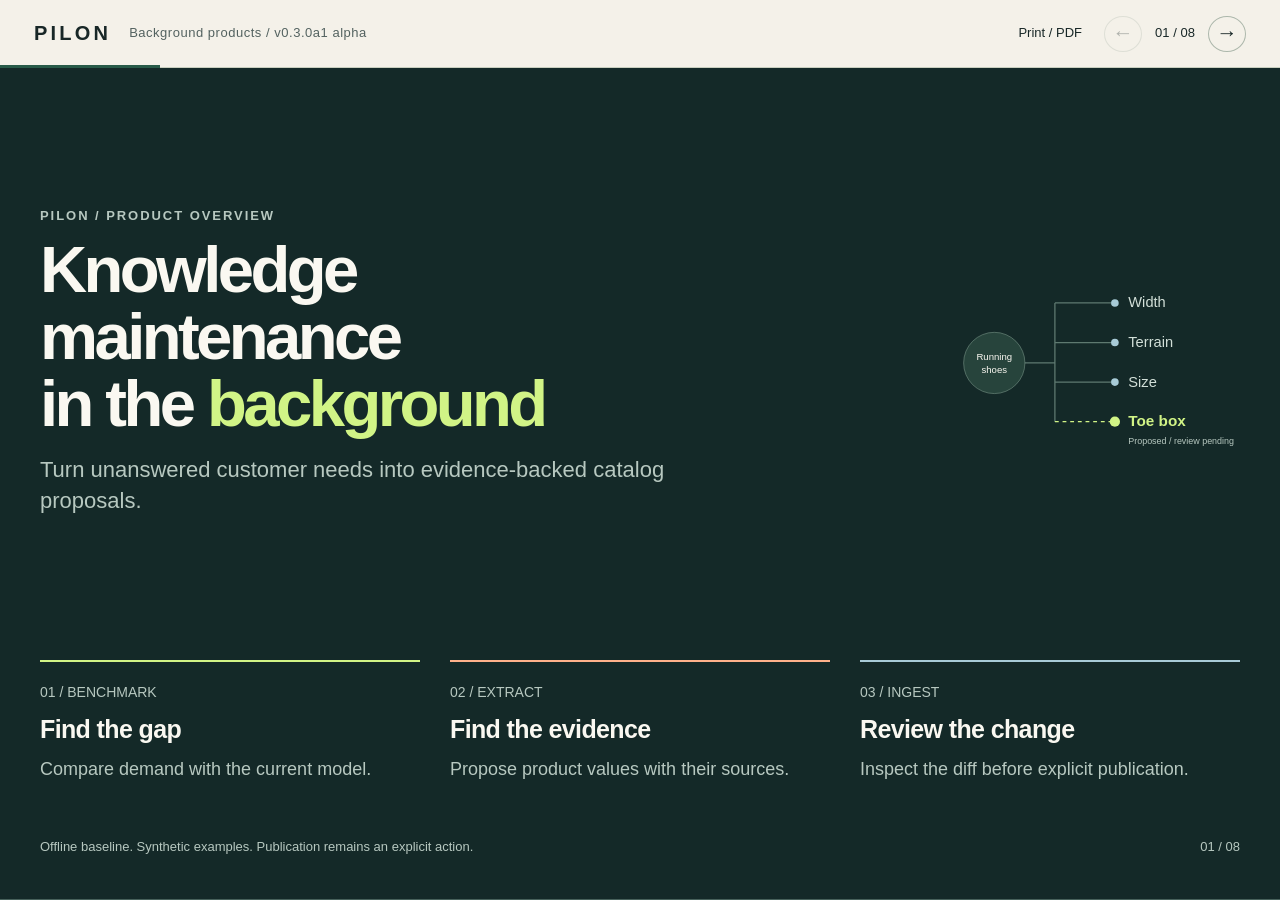
<file: docs/presentation.html>
<!doctype html>
<html lang="en">
<head>
  <meta charset="utf-8">
  <meta name="viewport" content="width=device-width, initial-scale=1">
  <meta name="description" content="PILON: Benchmark, Extract and Ingest. An offline presentation of the local background loop, its synthetic running-shoe example and its alpha boundaries.">
  <meta name="color-scheme" content="light dark">
  <meta http-equiv="Content-Security-Policy" content="default-src 'none'; style-src 'unsafe-inline'; script-src 'unsafe-inline'; img-src data:; connect-src 'none'; font-src 'none'; base-uri 'none'; form-action 'none'">
  <title>PILON — Knowledge maintenance in the background</title>
  <style>
    :root { --ink:#182727; --paper:#f4f1e9; --muted:#536260; --line:#c8cfbf; --lime:#d1f486; --green:#285b49; --peach:#ffb18b; --blue:#a8cbd7; --dark:#142928; --white:#faf8f1; }
    * { box-sizing:border-box; }
    html { scroll-behavior:smooth; background:var(--paper); }
    body { margin:0; color:var(--ink); font-family:"Segoe UI",Arial,sans-serif; line-height:1.45; }
    button, a { -webkit-tap-highlight-color:transparent; }
    a { color:inherit; text-underline-offset:4px; }
    button { font:inherit; }
    button:focus-visible, a:focus-visible { outline:3px solid #518bde; outline-offset:5px; }
    .skip { position:absolute; top:-80px; left:24px; z-index:10; background:var(--white); padding:12px 18px; }
    .skip:focus { top:12px; }
    .toolbar { height:68px; padding:0 34px; display:flex; align-items:center; justify-content:space-between; gap:18px; background:var(--paper); border-bottom:1px solid var(--line); position:sticky; top:0; z-index:5; }
    .brand { font-size:20px; font-weight:850; letter-spacing:.16em; text-decoration:none; }
    .toolbar-note { margin-right:auto; color:var(--muted); font-size:13px; letter-spacing:.04em; }
    .controls { display:none; align-items:center; gap:12px; }
    .enhanced .controls { display:flex; }
    .controls button { width:38px; height:36px; border:1px solid #adb8ac; border-radius:50%; background:transparent; cursor:pointer; font-size:21px; color:var(--ink); }
    .controls button:hover:not(:disabled) { background:var(--lime); }
    .controls button:disabled { opacity:.3; cursor:default; }
    .controls .print { width:auto; border-radius:0; border:0; font-size:13px; padding:0 10px; }
    .counter { min-width:42px; font-size:13px; font-variant-numeric:tabular-nums; text-align:center; }
    .progress { display:none; position:absolute; bottom:-1px; left:0; width:100%; height:3px; background:transparent; }
    .enhanced .progress { display:block; }
    .progress span { display:block; height:100%; width:12.5%; background:var(--green); transition:width .2s ease; }
    main:focus { outline:none; }
    .slide { min-height:calc(100svh - 68px); padding:42px max(40px, calc((100vw - 1280px)/2)); display:flex; flex-direction:column; gap:24px; border-bottom:1px solid var(--line); overflow-wrap:break-word; }
    .slide[hidden] { display:none; }
    .slide.dark { background:var(--dark); color:var(--white); --muted:#b7c8c0; --line:#47615b; }
    .slide.sage { background:#e9edde; }
    .eyebrow { font-size:13px; text-transform:uppercase; letter-spacing:.15em; font-weight:650; color:var(--muted); margin:0 0 10px; }
    h1,h2,h3,p { margin:0; }
    h1 { font-size:clamp(46px,5.1vw,76px); line-height:1.03; font-weight:650; letter-spacing:-.055em; max-width:800px; }
    h2 { font-size:clamp(34px,3.65vw,54px); line-height:1.08; font-weight:650; letter-spacing:-.04em; max-width:1050px; }
    h3 { font-size:25px; line-height:1.18; letter-spacing:-.025em; font-weight:650; }
    .lede { font-size:22px; color:var(--muted); max-width:880px; margin-top:16px; line-height:1.45; }
    .body { font-size:19px; color:var(--muted); }
    .small { font-size:15px; color:var(--muted); }
    .split { display:grid; grid-template-columns:1fr 1fr; gap:48px; align-items:center; }
    .split.wide-left { grid-template-columns:1.2fr 1fr; }
    .accent { color:var(--green); }
    .dark .accent { color:var(--lime); }
    .rule { border-top:1px solid var(--line); padding-top:19px; }
    .foot { display:flex; justify-content:space-between; gap:24px; font-size:13px; color:var(--muted); margin-top:auto; padding-top:16px; }
    .foot span:last-child { white-space:nowrap; }
    .mono, code { font-family:Consolas,"Courier New",monospace; }
    code { font-size:.9em; }
    .big-quote { font-size:clamp(24px,2.6vw,38px); line-height:1.25; letter-spacing:-.025em; border-left:4px solid var(--green); padding-left:20px; }
    .legend { display:flex; flex-wrap:wrap; gap:12px 28px; font-size:15px; color:var(--muted); }
    .dot { display:inline-block; width:10px; height:10px; border-radius:50%; background:currentColor; margin-right:7px; }
    .steps { display:grid; grid-template-columns:repeat(3,1fr); gap:30px; }
    .step { padding-top:20px; border-top:2px solid var(--line); }
    .step .number { color:var(--muted); font-size:14px; display:block; margin-bottom:12px; }
    .step p { font-size:18px; color:var(--muted); margin-top:12px; }
    .cover { gap:40px; }
    .cover .split { flex:1; }
    .cover .steps { margin-top:6px; }
    .cover .step:nth-child(1) { border-color:var(--lime); }
    .cover .step:nth-child(2) { border-color:var(--peach); }
    .cover .step:nth-child(3) { border-color:var(--blue); }
    figure { margin:0; }
    svg { display:block; width:100%; height:auto; font-family:inherit; }
    .cover-art { max-width:470px; justify-self:end; }
    .product-pair { display:grid; grid-template-columns:1fr 1fr; gap:30px; }
    .product { border-top:1px solid var(--line); padding-top:16px; }
    .product-head { display:flex; align-items:baseline; justify-content:space-between; gap:12px; }
    .product-head span { font-size:13px; color:var(--muted); }
    .shoe { max-height:180px; margin:8px auto 12px; }
    dl { margin:0; }
    .spec { display:flex; justify-content:space-between; gap:14px; padding:10px 0; border-top:1px solid var(--line); font-size:18px; }
    .spec dt { color:var(--muted); }
    .spec dd { margin:0; font-weight:650; }
    .spec.highlight { background:#d1f48666; padding:10px; margin:0 -10px; }
    .annotation { padding-left:20px; border-left:3px solid var(--line); }
    .annotation p + p { margin-top:16px; }
    .candidate { background:var(--dark); color:var(--white); padding:28px 34px; }
    .candidate .eyebrow, .candidate .small { color:#b7c8c0; }
    .candidate h3 { font-size:36px; margin-bottom:14px; }
    .candidate dl { display:grid; grid-template-columns:auto 1fr; gap:12px 18px; font-size:17px; }
    .candidate dt { color:#b7c8c0; }
    .candidate dd { margin:0; }
    .gap-list { display:grid; grid-template-columns:repeat(4,1fr); gap:24px; }
    .gap-list h3 { font-size:19px; margin-bottom:7px; }
    .gap-list p { font-size:16px; color:var(--muted); }
    .source-quote { background:#213d37; border-left:4px solid var(--lime); padding:24px 28px; margin:22px 0; }
    .source-quote blockquote { font-family:Consolas,"Courier New",monospace; font-size:30px; margin:8px 0 14px; color:var(--lime); }
    .evidence-list { list-style:none; padding:0; margin:0; }
    .evidence-list li { display:grid; grid-template-columns:110px 1fr; gap:14px; padding:12px 0; border-top:1px solid var(--line); font-size:17px; }
    .evidence-list span { color:var(--muted); }
    .routing { background:#1a3330; padding:22px; }
    .diff { width:100%; border-collapse:collapse; font-size:18px; }
    .diff th { font-size:13px; text-transform:uppercase; letter-spacing:.08em; text-align:left; color:var(--muted); padding:0 18px 14px 0; }
    .diff td { padding:17px 20px 17px 0; border-top:1px solid var(--line); vertical-align:top; }
    .diff th:first-child { width:23%; }
    .diff th:nth-child(2) { width:29%; }
    .diff .added { color:var(--green); font-weight:650; }
    .review-line { display:flex; gap:22px; align-items:center; padding:20px 24px; background:#e6ebda; }
    .review-line strong { min-width:150px; }
    .flow-figure { flex:1; display:flex; flex-direction:column; justify-content:center; }
    .flow-figure svg { max-height:350px; }
    .data-notes { display:grid; grid-template-columns:repeat(3,1fr); gap:32px; }
    .data-notes p { font-size:17px; color:var(--muted); margin-top:8px; }
    .data-notes h3 { font-size:20px; }
    .value-table { width:100%; border-collapse:collapse; table-layout:fixed; text-align:left; }
    .value-table td { border-top:1px solid var(--line); padding:21px 24px 21px 0; font-size:18px; vertical-align:top; }
    .value-table th { font-size:13px; text-transform:uppercase; letter-spacing:.08em; color:var(--muted); padding:12px 24px 12px 0; font-weight:400; }
    .value-table strong { font-size:22px; display:block; margin-bottom:8px; }
    .value-table .metric { color:var(--green); }
    .value-table p { color:var(--muted); }
    .new-source { display:grid; grid-template-columns:1fr auto 1fr; gap:26px; align-items:center; }
    .new-source .arrow { font-size:34px; color:var(--green); }
    .new-source h3 { font-size:20px; margin-bottom:9px; }
    .new-source p { font-size:18px; }
    .maturity { display:grid; grid-template-columns:repeat(3,1fr); gap:30px; }
    .maturity > div { border-top:2px solid var(--line); padding-top:18px; }
    .maturity > div:first-child { border-color:var(--lime); }
    .maturity > div:nth-child(2) { border-color:var(--blue); }
    .maturity > div:nth-child(3) { border-color:var(--peach); }
    .maturity ul { padding-left:20px; margin:15px 0 0; font-size:18px; color:var(--muted); }
    .maturity li { padding:0 0 8px 2px; }
    .terminal { display:grid; grid-template-columns:1fr 1fr; gap:30px; padding:22px 0; border-top:1px solid var(--line); border-bottom:1px solid var(--line); }
    .terminal code { display:block; margin-top:8px; color:var(--lime); font-size:20px; }
    .end-links { display:flex; gap:28px; flex-wrap:wrap; font-size:15px; }
    .sr-only { position:absolute; width:1px; height:1px; padding:0; margin:-1px; overflow:hidden; clip:rect(0,0,0,0); white-space:nowrap; border:0; }
    @media (min-width:1500px) { .slide { padding-top:56px; padding-bottom:48px; gap:34px; } .cover-art { max-width:510px; } }
    @media (max-width:1050px) { .slide { padding:32px; gap:24px; } .split { gap:28px; } .lede { font-size:20px; } .body { font-size:18px; } .gap-list { gap:18px; } .foot { font-size:12px; } .terminal code { font-size:17px; } }
    @media (max-width:760px) {
      .toolbar { padding:0 18px; height:60px; gap:10px; }
      .brand { font-size:17px; } .toolbar-note { display:none; } .controls { gap:8px; } .controls .print { display:none; }
      .slide { min-height:calc(100svh - 60px); padding:28px 22px; gap:28px; }
      h1 { font-size:47px; } h2 { font-size:36px; } h3 { font-size:23px; }
      .split, .split.wide-left { grid-template-columns:1fr; gap:28px; }
      .cover-art { width:100%; max-width:380px; justify-self:center; }
      .cover .split { flex:initial; } .cover .steps { margin-top:0; }
      .steps { gap:18px; } .step h3 { font-size:21px; } .step p { font-size:16px; }
      .product-pair { gap:22px; } .product-head { display:block; } .product-head h3 { font-size:22px; }
      .spec { font-size:16px; } .shoe { max-height:160px; }
      .gap-list, .data-notes { grid-template-columns:1fr 1fr; }
      .candidate { padding:24px; } .candidate dl { font-size:15px; }
      .diff { font-size:15px; } .diff td { padding:14px 12px 14px 0; } .diff th { font-size:11px; }
      .review-line { display:block; } .review-line strong { display:block; margin-bottom:8px; }
      .flow-figure { overflow-x:auto; } .flow-figure svg { width:850px; max-width:none; max-height:none; }
      .value-table td { font-size:15px; padding-right:14px; } .value-table strong { font-size:18px; }
      .new-source { grid-template-columns:1fr; gap:18px; } .new-source .arrow { transform:rotate(90deg); justify-self:start; }
      .maturity { grid-template-columns:1fr; gap:22px; } .maturity ul { margin-top:10px; }
      .terminal { grid-template-columns:1fr; gap:20px; } .terminal code { font-size:17px; }
      .foot { align-items:end; font-size:12px; gap:14px; }
    }
    @media (prefers-reduced-motion:reduce) { html { scroll-behavior:auto; } .progress span { transition:none; } }
    @media print {
      @page { size:A4 landscape; margin:0; }
      html, body { width:297mm; background:var(--paper); print-color-adjust:exact; -webkit-print-color-adjust:exact; }
      .toolbar, .skip, .sr-only { display:none!important; }
      .slide, .slide[hidden] { display:flex!important; width:297mm; height:210mm; min-height:0; padding:14mm 17mm; gap:4mm; break-after:page; page-break-after:always; border:0; }
      .slide:last-child { break-after:auto; page-break-after:auto; }
      h1 { font-size:48px; } h2 { font-size:38px; } h3 { font-size:23px; } .lede { font-size:19px; }
      .body, .diff, .step p, .maturity ul { font-size:16px; } .small { font-size:13px; }
      .split { gap:30px; } .cover-art { max-width:370px; } .shoe { max-height:150px; }
      .flow-figure svg { width:100%; max-height:300px; } .value-table td { font-size:16px; padding-top:14px; padding-bottom:14px; }
      .diff td { padding-top:11px; padding-bottom:11px; }
      .foot { font-size:11px; } .terminal code { font-size:17px; } .terminal { padding:17px 0; }
    }
  </style>
</head>
<body>
  <a class="skip" href="#presentation">Skip to presentation</a>
  <header class="toolbar">
    <a class="brand" href="#slide-1" aria-label="PILON, first slide">PILON</a>
    <span class="toolbar-note">Background products / v0.3.0a1 alpha</span>
    <nav class="controls" aria-label="Slide controls">
      <button class="print" type="button" id="print">Print / PDF</button>
      <button type="button" id="previous" aria-label="Previous slide">&#8592;</button>
      <span class="counter" id="counter" aria-hidden="true">01 / 08</span>
      <button type="button" id="next" aria-label="Next slide">&#8594;</button>
    </nav>
    <div class="progress" aria-hidden="true"><span id="progress"></span></div>
  </header>
  <p class="sr-only" aria-live="polite" aria-atomic="true" id="announcement"></p>
  <main id="presentation" tabindex="-1">

    <section class="slide dark cover" id="slide-1" aria-labelledby="title-1">
      <div class="split wide-left">
        <div>
          <p class="eyebrow">PILON / product overview</p>
          <h1 id="title-1">Knowledge maintenance<br>in the <span class="accent">background</span></h1>
          <p class="lede">Turn unanswered customer needs into evidence-backed catalog proposals.</p>
        </div>
        <figure class="cover-art">
          <svg viewBox="0 0 470 330" role="img" aria-labelledby="cover-title cover-desc">
            <title id="cover-title">An evolving catalog model</title>
            <desc id="cover-desc">The current running-shoe model contains Width, Terrain and Size. A dashed Toe box branch shows a proposed addition awaiting review.</desc>
            <path d="M85 166H180M180 72V258M180 72H268M180 134H268M180 196H268" fill="none" stroke="#5e7970" stroke-width="2"/>
            <path d="M180 258H268" fill="none" stroke="#d1f486" stroke-width="2" stroke-dasharray="6 6"/>
            <circle cx="85" cy="166" r="48" fill="#27443c" stroke="#708c80"/>
            <text x="85" y="161" text-anchor="middle" fill="#faf8f1" font-size="15">Running</text><text x="85" y="182" text-anchor="middle" fill="#faf8f1" font-size="15">shoes</text>
            <circle cx="274" cy="72" r="6" fill="#a8cbd7"/><circle cx="274" cy="134" r="6" fill="#a8cbd7"/><circle cx="274" cy="196" r="6" fill="#a8cbd7"/>
            <text x="295" y="79" fill="#d2dfd8" font-size="23">Width</text><text x="295" y="141" fill="#d2dfd8" font-size="23">Terrain</text><text x="295" y="203" fill="#d2dfd8" font-size="23">Size</text>
            <circle cx="274" cy="258" r="8" fill="#d1f486"/><text x="295" y="265" fill="#d1f486" font-size="24" font-weight="650">Toe box</text>
            <text x="295" y="293" fill="#b7c8c0" font-size="14">Proposed / review pending</text>
          </svg>
        </figure>
      </div>
      <div class="steps">
        <div class="step"><span class="number">01 / BENCHMARK</span><h3>Find the gap</h3><p>Compare demand with the current model.</p></div>
        <div class="step"><span class="number">02 / EXTRACT</span><h3>Find the evidence</h3><p>Propose product values with their sources.</p></div>
        <div class="step"><span class="number">03 / INGEST</span><h3>Review the change</h3><p>Inspect the diff before explicit publication.</p></div>
      </div>
      <footer class="foot"><span>Offline baseline. Synthetic examples. Publication remains an explicit action.</span><span>01 / 08</span></footer>
    </section>

    <section class="slide" id="slide-2" aria-labelledby="title-2">
      <header><p class="eyebrow">The running-shoe example</p><h2 id="title-2">Width leaves a question unanswered</h2></header>
      <div class="split wide-left">
        <div>
          <p class="big-quote">“Standard width fits me.<br>Which pair gives me<br>room for my toes?”</p>
          <p class="small" style="margin-top:14px">Synthetic support conversation / record c1</p>
          <div class="annotation" style="margin-top:30px">
            <p class="body">The store already has a <strong>Width</strong> filter. The customer needs a separate fact about the <strong>Toe box</strong>.</p>
            <p class="body">A useful proposal links that need to each product's own evidence.</p>
          </div>
        </div>
        <div class="product-pair">
          <article class="product">
            <div class="product-head"><h3>Pace 01</h3><span>Sample product</span></div>
            <svg class="shoe" viewBox="0 0 200 235" role="img" aria-labelledby="pace-title">
              <title id="pace-title">Schematic shoe with a broad toe box and standard overall width</title>
              <path d="M71 217C49 214 43 198 46 178L52 123C52 101 28 73 34 43C40 13 78 9 111 14C151 20 169 48 158 80L135 132L133 181C132 205 110 220 92 220Z" fill="#dce3d6" stroke="#496357" stroke-width="2"/>
              <path d="M34 43C40 13 78 9 111 14C151 20 169 48 158 80C124 98 73 90 44 76Z" fill="#d1f486" stroke="#496357" stroke-width="2"/>
              <path d="M74 97L123 108M72 114L118 125M69 132L114 141M68 150L112 158M77 180Q90 171 106 182" fill="none" stroke="#496357" stroke-width="3" stroke-linecap="round"/>
              <path d="M58 49H138M58 49L65 43M58 49L65 55M138 49L131 43M138 49L131 55" fill="none" stroke="#285b49" stroke-width="2"/>
            </svg>
            <dl><div class="spec"><dt>Width</dt><dd>standard</dd></div><div class="spec highlight"><dt>Toe box</dt><dd>wide</dd></div></dl>
          </article>
          <article class="product">
            <div class="product-head"><h3>Ridge 02</h3><span>Sample product</span></div>
            <svg class="shoe" viewBox="0 0 200 235" role="img" aria-labelledby="ridge-title">
              <title id="ridge-title">Schematic shoe with a tapered toe box and wide overall width</title>
              <path d="M65 216C43 210 37 195 41 172L43 126C43 94 58 55 75 25C88 3 113 9 125 32C141 61 150 96 150 127L146 177C144 203 120 221 94 220Z" fill="#e8dbcc" stroke="#765b4d" stroke-width="2"/>
              <path d="M55 82C59 62 68 39 75 25C88 3 113 9 125 32C133 47 140 66 143 83C119 98 80 98 55 82Z" fill="#ffb18b" stroke="#765b4d" stroke-width="2"/>
              <path d="M65 108L130 108M63 125L129 125M62 143L126 143M62 161L124 161M73 184Q94 172 115 184" fill="none" stroke="#765b4d" stroke-width="3" stroke-linecap="round"/>
              <path d="M82 49H118M82 49L89 43M82 49L89 55M118 49L111 43M118 49L111 55" fill="none" stroke="#765b4d" stroke-width="2"/>
            </svg>
            <dl><div class="spec"><dt>Width</dt><dd>wide</dd></div><div class="spec highlight"><dt>Toe box</dt><dd>tapered</dd></div></dl>
          </article>
        </div>
      </div>
      <p class="small rule">Values come from the bundled fictional catalog. The illustrations are schematic, not measurements or product photographs.</p>
      <footer class="foot"><span>Demand identifies an investigation. Product sources support assignments.</span><span>02 / 08</span></footer>
    </section>

    <section class="slide sage" id="slide-3" aria-labelledby="title-3">
      <header><p class="eyebrow">01 / Benchmark</p><h2 id="title-3">The next fact worth investigating</h2><p class="lede">Compare incoming demand with the frozen model and its existing assignments.</p></header>
      <div class="split">
        <figure>
          <svg viewBox="0 0 530 220" role="img" aria-labelledby="benchmark-title benchmark-desc">
            <title id="benchmark-title">Demand and the current model inform a gap candidate</title>
            <desc id="benchmark-desc">Room for my toes is compared with a model containing Width, Terrain and Size. The comparison suggests a Toe box schema gap.</desc>
            <text x="0" y="25" fill="#536260" font-size="14" letter-spacing="1">CUSTOMER DEMAND</text><text x="0" y="63" fill="#182727" font-size="27">“Room for my toes”</text>
            <text x="0" y="139" fill="#536260" font-size="14" letter-spacing="1">CURRENT MODEL</text><text x="0" y="177" fill="#182727" font-size="23">Width / Terrain / Size</text>
            <path d="M320 55H365V163H320M365 109H470M470 109L459 101M470 109L459 117" fill="none" stroke="#285b49" stroke-width="2"/>
            <circle cx="365" cy="109" r="5" fill="#285b49"/>
          </svg>
        </figure>
        <div class="candidate">
          <p class="eyebrow">Illustrative candidate</p><h3>Toe box</h3>
          <dl><dt>Gap</dt><dd><code>schema_gap</code></dd><dt>Status</dt><dd><code>needs_extraction</code></dd><dt>Evidence</dt><dd>Quoted demand records</dd></dl>
          <p class="small rule" style="margin-top:22px;border-color:#47615b">The candidate survives even if no matching product evidence is available yet.</p>
        </div>
      </div>
      <div class="gap-list rule">
        <div><h3>Schema gap</h3><p>A missing facet.</p></div><div><h3>Coverage gap</h3><p>A modeled fact needs assignments.</p></div><div><h3>Retrieval gap</h3><p>A modeled fact needs search investigation.</p></div><div><h3>Unresolved intent</h3><p>The request still needs a definition.</p></div>
      </div>
      <footer class="foot"><span>These are review categories. Benchmark never answers a customer query.</span><span>03 / 08</span></footer>
    </section>

    <section class="slide dark" id="slide-4" aria-labelledby="title-4">
      <header><p class="eyebrow">02 / Extract</p><h2 id="title-4">Every assignment keeps its source</h2><p class="lede">Select relevant assets, extract values, and preserve what remains unknown.</p></header>
      <div class="split">
        <figure class="routing">
          <svg viewBox="0 0 510 290" role="img" aria-labelledby="extract-title extract-desc">
            <title id="extract-title">The baseline routes source text to extraction</title>
            <desc id="extract-desc">Catalog text and supplied document text can enter lexical routing. Images require an explicit adapter and stay unsupported by the default. Routing logs preserve selected and skipped assets.</desc>
            <rect x="7" y="20" width="195" height="57" rx="2" fill="none" stroke="#6f8a80"/><text x="24" y="55" fill="#faf8f1" font-size="19">Catalog text</text>
            <rect x="7" y="107" width="195" height="57" rx="2" fill="none" stroke="#6f8a80"/><text x="24" y="142" fill="#faf8f1" font-size="18">Document text*</text>
            <path d="M202 48H242V135H202M242 91H289M289 91L280 84M289 91L280 98" fill="none" stroke="#d1f486" stroke-width="2"/>
            <rect x="300" y="43" width="200" height="96" rx="2" fill="#d1f486"/><text x="320" y="80" fill="#182727" font-size="22" font-weight="600">Lexical routing</text><text x="320" y="111" fill="#285b49" font-size="17">Then extraction</text>
            <rect x="7" y="194" width="195" height="57" rx="2" fill="none" stroke="#ffb18b" stroke-dasharray="5 5"/><text x="24" y="229" fill="#ffb18b" font-size="19">Image asset</text>
            <path d="M202 222H280" fill="none" stroke="#ffb18b" stroke-width="2" stroke-dasharray="5 5"/><text x="300" y="215" fill="#ffb18b" font-size="18">Adapter required</text><text x="300" y="241" fill="#b7c8c0" font-size="15">Default abstains</text>
            <text x="7" y="283" fill="#b7c8c0" font-size="14">*Text supplied by your export or adapter.</text>
          </svg>
          <figcaption class="small rule">The log explains selected, unselected, and unsupported assets. Optional supplied vectors can support routing.</figcaption>
        </figure>
        <div>
          <div class="source-quote">
            <p class="small">Pace 01 / product_page / record p1</p><blockquote>Toe box: wide</blockquote>
            <p class="body" style="color:#d2dfd8">Proposed value: <strong>wide</strong><br>Exact source quotation and offsets retained.</p>
          </div>
          <ul class="evidence-list">
            <li><strong>Cloud 05</strong><span>No toe-box evidence. Remains unknown.</span></li>
            <li><strong>Peak 06</strong><span>Wide and tapered sources disagree. Conflict stays visible.</span></li>
          </ul>
          <p class="small" style="margin-top:19px">A skipped source is not evidence of absence. Explicit negative values remain separate from missing evidence.</p>
        </div>
      </div>
      <footer class="foot"><span>Quote matching verifies source correspondence. Interpretation still needs review.</span><span>04 / 08</span></footer>
    </section>

    <section class="slide" id="slide-5" aria-labelledby="title-5">
      <header><p class="eyebrow">03 / Ingest</p><h2 id="title-5">A model diff before publication</h2><p class="lede">The projection shows which schema and product assignments would change.</p></header>
      <table class="diff">
        <caption class="sr-only">Illustrative subset of the synthetic toe-box projection, with proposed changes awaiting review</caption>
        <thead><tr><th scope="col">Model element</th><th scope="col">Before</th><th scope="col">Proposed / review pending</th></tr></thead>
        <tbody>
          <tr><td>Schema</td><td>Width, Terrain, Size</td><td><span class="added">+ Toe box</span><br><span class="small">Values: standard, tapered, wide</span></td></tr>
          <tr><td>Pace 01</td><td>No toe-box assignment</td><td class="added">+ Toe box = wide</td></tr>
          <tr><td>Ridge 02</td><td>No toe-box assignment</td><td class="added">+ Toe box = tapered</td></tr>
          <tr><td>Cloud 05 / Peak 06</td><td>Missing / conflicting evidence</td><td>No new assignment<br><span class="small">Unknowns and conflicts remain visible.</span></td></tr>
        </tbody>
      </table>
      <div class="review-line"><strong>Worker stops here</strong><p>Review the proposal, then explicitly publish to a local model snapshot. A storefront or index needs its own integration.</p></div>
      <p class="small">Local publication uses revision and base-hash checks, atomic writes, immutable snapshots, and an audit trail. Explicit rollback restores an earlier snapshot in a new audited revision.</p>
      <footer class="foot"><span>Illustrative subset of a larger diff. Supported assignments retain their exact product evidence.</span><span>05 / 08</span></footer>
    </section>

    <section class="slide dark" id="slide-6" aria-labelledby="title-6">
      <header><p class="eyebrow">Data flow</p><h2 id="title-6">Background work, published knowledge</h2><p class="lede">The online query path reads a published snapshot while new proposals wait for review.</p></header>
      <figure class="flow-figure">
        <svg viewBox="0 0 1200 340" role="img" aria-labelledby="flow-title flow-desc">
          <title id="flow-title">The background loop is separate from online search</title>
          <desc id="flow-desc">Model and source exports become frozen inputs in a persistent queue. A worker runs Benchmark, Extract and Ingest projection. Review and explicit publication connect the proposal to a local published snapshot. The customer application reads that snapshot through its own integration. New sources enter a new job. Publication is never automatic.</desc>
          <text x="0" y="24" fill="#b7c8c0" font-size="14" letter-spacing="2">BACKGROUND</text>
          <rect x="0" y="52" width="175" height="86" fill="#29453d"/><text x="20" y="88" fill="#faf8f1" font-size="19">Frozen inputs</text><text x="20" y="115" fill="#b7c8c0" font-size="15">Model + sources</text>
          <path d="M175 95H215M215 95L207 88M215 95L207 102" fill="none" stroke="#849f92" stroke-width="2"/>
          <rect x="225" y="52" width="145" height="86" fill="#29453d"/><text x="245" y="88" fill="#faf8f1" font-size="19">Job queue</text><text x="245" y="115" fill="#b7c8c0" font-size="15">SQLite + leases</text>
          <path d="M370 95H410M410 95L402 88M410 95L402 102" fill="none" stroke="#849f92" stroke-width="2"/>
          <rect x="420" y="52" width="405" height="86" fill="none" stroke="#6f8a80"/><text x="443" y="88" fill="#d1f486" font-size="20">Benchmark</text><text x="594" y="88" fill="#ffb18b" font-size="20">Extract</text><text x="713" y="88" fill="#a8cbd7" font-size="20">Ingest</text>
          <path d="M559 81H581M581 81L575 76M581 81L575 86M671 81H697M697 81L691 76M697 81L691 86" fill="none" stroke="#849f92" stroke-width="1.5"/>
          <text x="443" y="115" fill="#b7c8c0" font-size="15">Checkpointed stages / proposal only</text>
          <path d="M825 95H865M865 95L857 88M865 95L857 102" fill="none" stroke="#849f92" stroke-width="2"/>
          <rect x="875" y="52" width="295" height="86" fill="#d1f486"/><text x="898" y="88" fill="#182727" font-size="20" font-weight="650">Review + explicit publish</text><text x="898" y="115" fill="#285b49" font-size="15">Local snapshot + audit trail</text>
          <path d="M1022 138V235M1022 235L1015 226M1022 235L1029 226" fill="none" stroke="#d1f486" stroke-width="2"/>
          <path d="M87 138V175H295V142M295 142L288 151M295 142L302 151" fill="none" stroke="#849f92" stroke-width="1.5" stroke-dasharray="5 5"/><text x="45" y="201" fill="#b7c8c0" font-size="14">New sources / revisit retained demand</text>
          <path d="M0 220H960M1080 220H1200" fill="none" stroke="#47615b" stroke-dasharray="6 7"/>
          <text x="0" y="257" fill="#b7c8c0" font-size="14" letter-spacing="2">ONLINE</text>
          <rect x="875" y="245" width="295" height="70" fill="#29453d" stroke="#a8cbd7"/><text x="899" y="288" fill="#faf8f1" font-size="21">Published snapshot</text>
          <path d="M875 280H754M754 280L764 273M754 280L764 287" fill="none" stroke="#a8cbd7" stroke-width="2"/>
          <text x="780" y="265" fill="#b7c8c0" font-size="13">read</text>
          <rect x="420" y="245" width="325" height="70" fill="none" stroke="#6f8a80"/><text x="443" y="274" fill="#faf8f1" font-size="19">Your search application</text><text x="443" y="298" fill="#b7c8c0" font-size="14">Your integration serves customer queries</text>
        </svg>
      </figure>
      <div class="data-notes rule">
        <div><h3>Local export watcher</h3><p>Changed content creates a frozen job. No provider pollers.</p></div>
        <div><h3>Separate worker</h3><p>Continuous work uses leases and stage checkpoints.</p></div>
        <div><h3>Controlled publication</h3><p>The worker cannot approve or publish its own proposal.</p></div>
      </div>
      <footer class="foot"><span>Local loop implemented. Live search and source-system connectors require separate integrations.</span><span>06 / 08</span></footer>
    </section>

    <section class="slide sage" id="slide-7" aria-labelledby="title-7">
      <header><p class="eyebrow">Business value to evaluate</p><h2 id="title-7">A pilot with measurable decisions</h2></header>
      <table class="value-table">
        <caption class="sr-only">Teams, useful outputs and measures for a pilot</caption>
        <thead><tr><th scope="col">Team</th><th scope="col">Useful output</th><th scope="col">Measure in your pilot</th></tr></thead>
        <tbody>
          <tr><td><strong>Merchandising</strong><p>A filter worth reviewing</p></td><td>A candidate linked to demand and product quotations.</td><td class="metric">Accepted candidates per reviewed candidate. Review time.</td></tr>
          <tr><td><strong>Search</strong><p>An inspectable model change</p></td><td>A schema and assignment diff for the indexing workflow.</td><td class="metric">Search success or filter use in a controlled experiment.</td></tr>
          <tr><td><strong>Data operations</strong><p>A visible evidence backlog</p></td><td>Supported values, conflicts, and facts still needing sources.</td><td class="metric">Coverage and unknowns. Separate retrieval and extraction effort.</td></tr>
        </tbody>
      </table>
      <div class="new-source rule">
        <div><h3>Synthetic first snapshot</h3><p>Removable insole: <strong>unknown</strong><br>Arch support: <strong>unknown</strong></p></div>
        <span class="arrow" aria-hidden="true">&#8594;</span>
        <div><h3>After the new insole source</h3><p>Pace 01 removable insole: <strong class="accent">proposed yes</strong><br>Arch support: <strong>still unknown</strong></p></div>
      </div>
      <p class="small">The later source says “Removable insole: yes”. Run <code>pilon loop demo --new-source</code> to inspect this case. Neither snapshot publishes a model.</p>
      <footer class="foot"><span>No conversion, revenue, accuracy, recall, or processing advantage is established by this demo.</span><span>07 / 08</span></footer>
    </section>

    <section class="slide dark" id="slide-8" aria-labelledby="title-8">
      <header><p class="eyebrow">Status / v0.3.0a1 local alpha</p><h2 id="title-8">A working baseline, clear boundaries</h2></header>
      <div class="maturity">
        <div><h3>Implemented baseline</h3><ul><li>Discovery and a persistent local loop</li><li>Lexical extraction and source checks</li><li>Local export watcher and reports</li><li>Projections, publication, and rollback</li></ul></div>
        <div><h3>Reusable interfaces</h3><ul><li>CSV, JSONL, and Python feeds</li><li>Custom extractor callbacks</li><li>Optional supplied vectors</li><li>Evidence and model-diff contracts</li></ul></div>
        <div><h3>Roadmap / evaluation</h3><ul><li>Production source connectors</li><li>Live storefront and index integration</li><li>Richer document and image adapters</li><li>Measured ANN / TDA comparisons</li></ul></div>
      </div>
      <p class="small">Publication changes local snapshots. External systems need your own integration. TDA and ANN are not deployed defaults. Source checks do not establish AI accuracy.</p>
      <div class="terminal">
        <div><p class="small">Existing Discovery / from checkout</p><code>python -m src.pilon demo</code></div>
        <div><p class="small">Background loop / from checkout</p><code>python -m src.pilon loop demo</code></div>
      </div>
      <p class="body">Python 3.11+. Standard-library core. Synthetic inputs. No API key or paid request needed for the default demonstration.</p>
      <div class="end-links"><a href="../README.md">README and commands</a><a href="background-loop-contract.md">Implementation contract</a><span class="small">Arrow keys to navigate. Home / End to jump. Print for all eight slides.</span></div>
      <footer class="foot"><span>PILON / Benchmark, Extract, Ingest</span><span>08 / 08</span></footer>
    </section>
  </main>
  <script>
    (() => {
      'use strict';
      const slides = Array.from(document.querySelectorAll('.slide'));
      const previous = document.getElementById('previous');
      const next = document.getElementById('next');
      const counter = document.getElementById('counter');
      const progress = document.getElementById('progress');
      const announcement = document.getElementById('announcement');
      let current = 0;
      function indexFromHash() {
        const found = slides.findIndex(slide => '#' + slide.id === location.hash);
        return found < 0 ? 0 : found;
      }
      function show(index, updateHash = true) {
        current = Math.max(0, Math.min(slides.length - 1, index));
        slides.forEach((slide, i) => { slide.hidden = i !== current; });
        previous.disabled = current === 0;
        next.disabled = current === slides.length - 1;
        counter.textContent = String(current + 1).padStart(2, '0') + ' / ' + String(slides.length).padStart(2, '0');
        progress.style.width = ((current + 1) / slides.length * 100) + '%';
        const title = slides[current].querySelector('h1, h2').textContent.replace(/\s+/g, ' ').trim();
        announcement.textContent = 'Slide ' + (current + 1) + ' of ' + slides.length + ': ' + title;
        document.title = 'PILON / ' + title;
        if (updateHash) {
          try { history.replaceState(null, '', '#' + slides[current].id); }
          catch (_) { location.hash = slides[current].id; }
        }
        window.scrollTo({ top:0, left:0, behavior:'instant' });
      }
      previous.addEventListener('click', () => show(current - 1));
      next.addEventListener('click', () => show(current + 1));
      document.getElementById('print').addEventListener('click', () => window.print());
      document.addEventListener('keydown', event => {
        if (event.altKey || event.ctrlKey || event.metaKey || event.shiftKey) return;
        if (event.target.closest('input, textarea, select, [contenteditable="true"]')) return;
        const keys = { ArrowRight:current + 1, PageDown:current + 1, ArrowLeft:current - 1, PageUp:current - 1, Home:0, End:slides.length - 1 };
        if (Object.prototype.hasOwnProperty.call(keys, event.key)) { event.preventDefault(); show(keys[event.key]); }
      });
      window.addEventListener('hashchange', () => { if (location.hash !== '#presentation') show(indexFromHash(), false); });
      document.documentElement.classList.add('enhanced');
      show(indexFromHash(), false);
    })();
  </script>
</body>
</html>
</file>
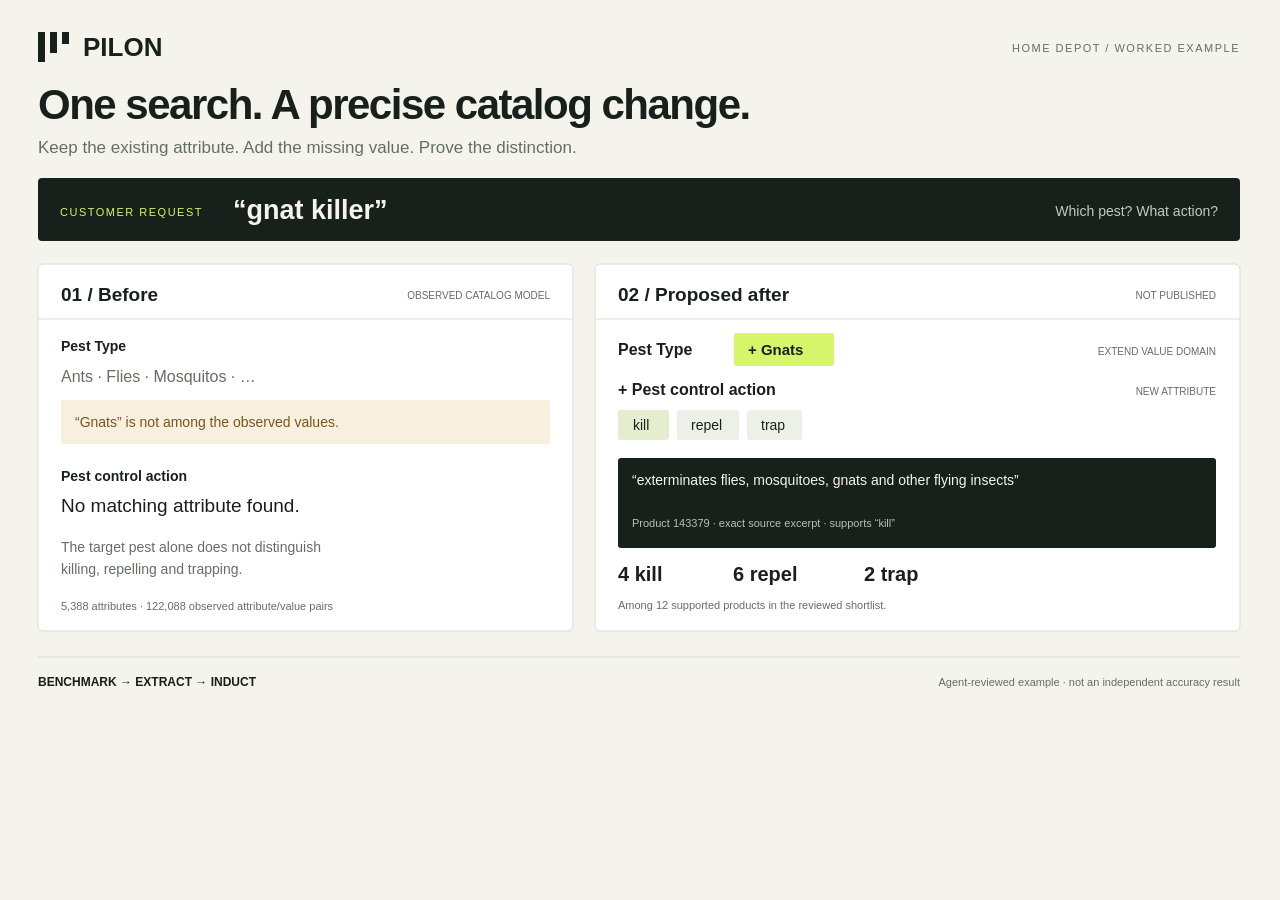
<file: docs/assets/home-depot-before-after.html>
<!doctype html><html lang="en"><meta charset="utf-8"><meta name="viewport" content="width=device-width,initial-scale=1"><title>PILON — one search, a precise catalog change</title><style>body{margin:0;background:#f5f4ec}img{display:block;width:100%;max-width:1280px;height:auto;margin:auto}</style><img src="home-depot-change.svg" alt="Home Depot worked example: extend Pest Type with Gnats and propose a separate Pest control action attribute, supported by source evidence."></html>
</file>
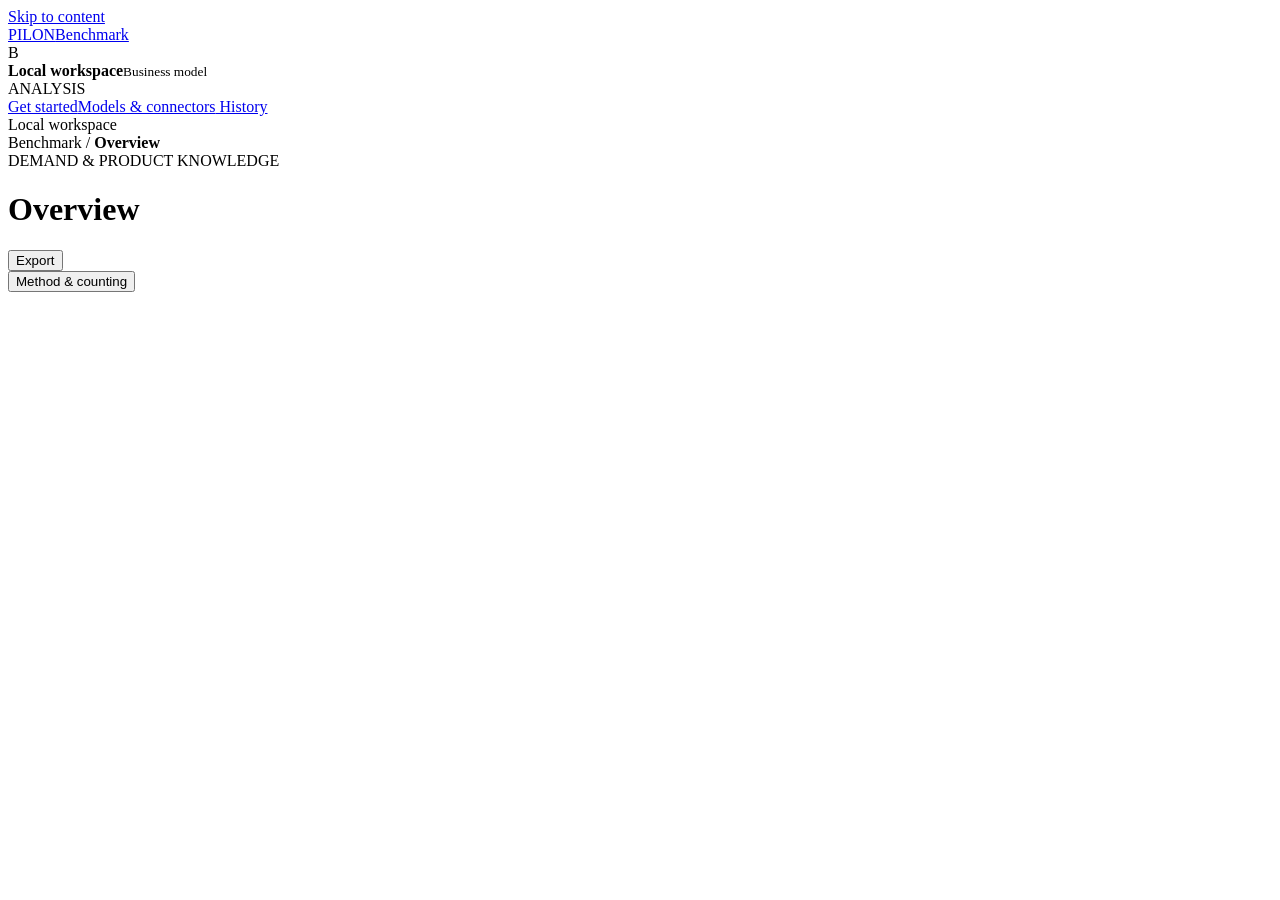
<file: src/pilon/loop/ui/benchmark.html>
<!doctype html><html lang="en"><head><meta charset="utf-8"><meta name="viewport" content="width=device-width, initial-scale=1"><meta name="color-scheme" content="light"><title>PILON Benchmark</title><style>/* STYLES */</style></head>
<body><a class="skip" href="#main">Skip to content</a>
<aside class="sidebar" aria-label="Main navigation">
  <a class="brand" href="#overview" aria-label="PILON Benchmark, home"><span class="brand-mark" aria-hidden="true"><i></i><i></i><i></i></span><span>PILON<span class="product-name">Benchmark</span></span></a>
  <div class="workspace"><span class="workspace-icon" aria-hidden="true">B</span><div><strong id="workspace-name">Local workspace</strong><small>Business model</small></div></div>
  <span class="nav-label">ANALYSIS</span><nav id="navigation"></nav>
  <div class="sidebar-bottom"><a href="/start" class="history-link">Get started</a><a href="/connectors" class="history-link">Models &amp; connectors</a><a href="#runs" class="history-link"><span data-icon="history"></span> History</a><div class="local-label"><span class="status-dot"></span> Local workspace <span id="demo-label"></span></div></div>
</aside>
<div class="app"><header class="topbar"><div class="breadcrumb">Benchmark <span>/</span> <b id="breadcrumb">Overview</b></div><div class="top-actions"><span id="snapshot-state" class="badge"></span><a class="icon-button" href="#runs" aria-label="View runs" title="Runs"><span data-icon="history"></span></a></div></header>
<main id="main" tabindex="-1"><div class="page-heading"><div><div class="eyebrow" id="eyebrow">DEMAND & PRODUCT KNOWLEDGE</div><h1 id="page-title">Overview</h1><p id="page-description"></p></div><button type="button" class="button" id="export"><span data-icon="download"></span> Export</button></div>
<div class="context-line"><span id="category"></span><span id="period"></span><span id="demo-banner" class="demo-banner" hidden>Demo data</span></div>
<div id="scope-notice" class="scope-notice" hidden></div>
<div id="content"></div><footer class="page-footer"><span id="footer-context"></span><button class="text-button" id="methodology">Method & counting</button></footer></main></div>
<dialog id="inspector" aria-labelledby="inspector-title"><div class="drawer-top"><span class="eyebrow" id="inspector-kind">OPPORTUNITY</span><button class="icon-button" id="close-inspector" aria-label="Close details"><span data-icon="close"></span></button></div><div id="inspector-content"></div></dialog>
<div id="announcement" class="sr-only" role="status" aria-live="polite"></div>
<noscript><div class="no-js">Enable JavaScript to explore the Benchmark. Data stays local.</div></noscript>
<script type="application/json" id="benchmark-data">/* DATA */</script><script>/* APPLICATION */</script></body></html>
</file>
